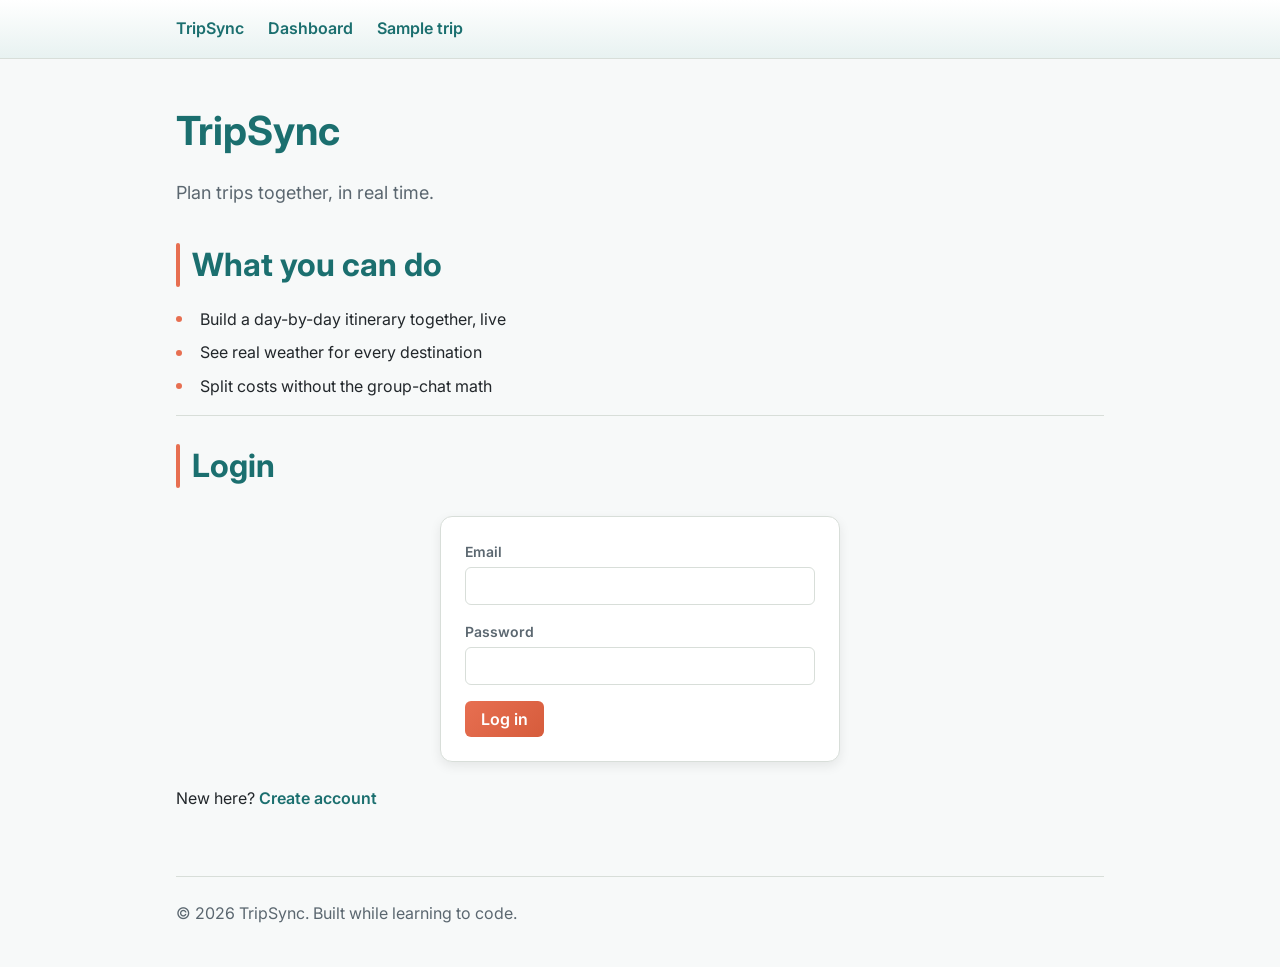
<file: index.html>
<!DOCTYPE html>
<html lang="en">

<head>
    <meta charset="UTF-8">
    <meta name="viewport" content="width=device-width, initial-scale=1.0">
    <link rel="preconnect" href="https://fonts.googleapis.com">
    <link rel="preconnect" href="https://fonts.gstatic.com" crossorigin>
    <link href="https://fonts.googleapis.com/css2?family=Inter:wght@400;600;700&display=swap" rel="stylesheet">
    <link rel="stylesheet" href="css/style.css">
    <title>TripSync</title>
</head>

<body>

    <header>
        <input type="checkbox" id="menu-toggle" class="menu-toggle">
        <label for="menu-toggle" class="hamburger" aria-label="Toggle menu">
            <span></span>
            <span></span>
            <span></span>
        </label>
        <nav>
            <a href="index.html">TripSync</a>
            <a href="dashboard.html">Dashboard</a>
            <a href="trip.html">Sample trip</a>
        </nav>
    </header>

    <main>
        <!-- Brand Section -->
        <h1>TripSync</h1>
        <p>Plan trips together, in real time.</p>

        <h2>What you can do</h2>
        <ul class="dot-list">
            <li>Build a day-by-day itinerary together, live</li>
            <li>See real weather for every destination</li>
            <li>Split costs without the group-chat math</li>
        </ul>

        <hr>

        <!-- Login Section -->
        <h2>Login</h2>
        <form class="auth-form">
            <label for="email">Email</label>
            <input type="email" id="email" name="email" autocomplete="email">


            <label for="password">Password</label>
            <input type="password" id="password" name="password" autocomplete="current-password">


            <button type="submit">Log in</button>
        </form>

        <p>New here? <a href="signup.html">Create account</a></p>
    </main>

    <footer>
        <hr>
        <p>&copy; 2026 TripSync. Built while learning to code.</p>
    </footer>

</body>

</html>
</file>
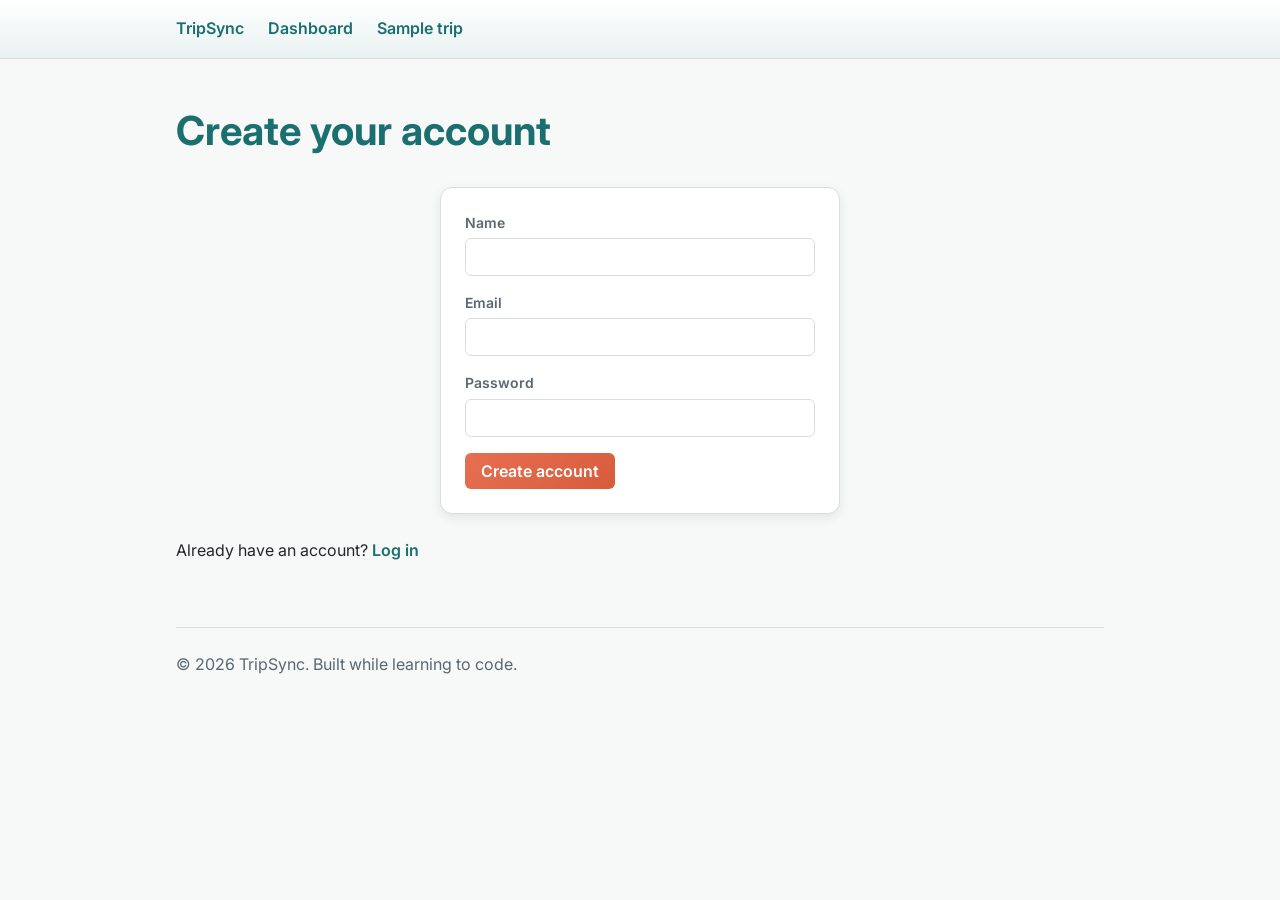
<file: signup.html>
<!DOCTYPE html>
<html lang="en">

<head>
    <meta charset="UTF-8">
    <meta name="viewport" content="width=device-width, initial-scale=1.0">
    <link rel="preconnect" href="https://fonts.googleapis.com">
    <link rel="preconnect" href="https://fonts.gstatic.com" crossorigin>
    <link href="https://fonts.googleapis.com/css2?family=Inter:wght@400;600;700&display=swap" rel="stylesheet">
    <link rel="stylesheet" href="css/style.css">
    <title>TripSync - Sign up</title>
</head>

<body>

    <header>
        <input type="checkbox" id="menu-toggle" class="menu-toggle">
        <label for="menu-toggle" class="hamburger" aria-label="Toggle menu">
            <span></span>
            <span></span>
            <span></span>
        </label>
        <nav>
            <a href="index.html">TripSync</a>
            <a href="dashboard.html">Dashboard</a>
            <a href="trip.html">Sample trip</a>
        </nav>
    </header>

    <main>
        <h1>Create your account</h1>
        <form class="auth-form">
            <label for="name">Name</label>
            <input type="text" id="name" name="name" autocomplete="name">


            <label for="email">Email</label>
            <input type="email" id="email" name="email" autocomplete="email">


            <label for="password">Password</label>
            <input type="password" id="password" name="password" autocomplete="new-password">


            <button type="submit">Create account</button>
        </form>

        <p>Already have an account? <a href="index.html">Log in</a></p>
    </main>

    <footer>
        <hr>
        <p>&copy; 2026 TripSync. Built while learning to code.</p>
    </footer>

</body>

</html>
</file>
<file: css/style.css>
:root {
    --color-primary: #1B6F6F;
    --color-primary-tint: #E8F2F1;
    --color-accent: #E76F51;
    --color-accent-dark: #D65C3C;
    --color-text: #22272B;
    --color-text-muted: #5B6770;
    --color-bg: #F7F9F9;
    --color-border: #D8DED9;
    --color-surface: #FFFFFF;
    --shadow-card: 0 4px 12px rgba(0, 0, 0, 0.08);
    --shadow-card-hover: 0 6px 16px rgba(0, 0, 0, 0.12);
}

* {
    margin: 0;
    padding: 0;
    box-sizing: border-box;
}

body {
    font-family: "Inter", Arial, Helvetica, sans-serif;
    line-height: 1.6;
    color: var(--color-text);
    background-color: var(--color-bg);
}

header {
    position: sticky;
    top: 0;
    z-index: 10;
    background: linear-gradient(to bottom, var(--color-surface), var(--color-primary-tint));
    border-bottom: 1px solid var(--color-border);
    padding: 1rem 0;
}

header nav {
    max-width: 960px;
    margin: 0 auto;
    padding: 0 1rem;
}

main {
    max-width: 960px;
    margin: 0 auto;
    padding: 2.5rem 1rem 3rem;
}

footer {
    max-width: 960px;
    margin: 0 auto;
    padding: 0 1rem 2.5rem;
    color: var(--color-text-muted);
    font-size: 0.875rem;
}

footer p {
    margin-bottom: 0;
}

nav {
    display: flex;
    align-items: center;
    gap: 1.5rem;
}

.menu-toggle {
    display: none;
}

.hamburger {
    display: none;
    flex-direction: column;
    gap: 5px;
    position: absolute;
    top: 1rem;
    right: 1rem;
    cursor: pointer;
}

.hamburger span {
    display: block;
    width: 26px;
    height: 3px;
    background-color: var(--color-primary);
    border-radius: 2px;
    transition: transform 0.2s ease, opacity 0.2s ease;
}

.menu-toggle:checked~.hamburger span:nth-child(1) {
    transform: translateY(8px) rotate(45deg);
}

.menu-toggle:checked~.hamburger span:nth-child(2) {
    opacity: 0;
}

.menu-toggle:checked~.hamburger span:nth-child(3) {
    transform: translateY(-8px) rotate(-45deg);
}

img {
    max-width: 100%;
    height: auto;
}

figure {
    margin-bottom: 1.5rem;
}

figure img {
    display: block;
    width: 100%;
    border-radius: 8px;
}

figcaption {
    font-size: 0.875rem;
    color: var(--color-text-muted);
    margin-top: 0.5rem;
}

h1 {
    font-size: 2.5rem;
    font-weight: 700;
    color: var(--color-primary);
    margin-bottom: 1rem;
}

h1+p {
    color: var(--color-text-muted);
    font-size: 1.125rem;
    margin-bottom: 2rem;
}

h2 {
    font-size: 2rem;
    font-weight: 700;
    color: var(--color-primary);
    margin-bottom: 1rem;
    position: relative;
    padding-left: 1rem;
}

h2::before {
    content: "";
    position: absolute;
    left: 0;
    top: 0.25rem;
    bottom: 0.25rem;
    width: 4px;
    background-color: var(--color-accent);
    border-radius: 2px;
}

h3 {
    font-size: 1.5rem;
    font-weight: 600;
    margin-bottom: 0.5rem;
}

p {
    font-size: 1rem;
    margin-bottom: 1rem;
}

a {
    color: var(--color-primary);
    font-weight: 600;
    text-decoration: none;
}

a:hover,
a:focus {
    text-decoration: underline;
}

button {
    background: linear-gradient(135deg, var(--color-accent), var(--color-accent-dark));
    color: #FFFFFF;
    font-family: inherit;
    font-size: 1rem;
    font-weight: 600;
    border: none;
    border-radius: 6px;
    padding: 0.5rem 1rem;
    cursor: pointer;
    transition: background 0.2s ease, transform 0.1s ease;
}

button:hover {
    background: linear-gradient(135deg, var(--color-accent-dark), var(--color-accent));
}

button:active {
    background: var(--color-accent-dark);
    transform: scale(0.97);
}

button:focus {
    outline: 3px solid var(--color-primary);
    outline-offset: 2px;
}

ul {
    list-style: none;
    margin-bottom: 1rem;
}

li {
    margin-bottom: 0.5rem;
}

li:last-child {
    margin-bottom: 0;
}

.dot-list li {
    position: relative;
    padding-left: 1.5rem;
}

.dot-list li::before {
    content: "";
    position: absolute;
    left: 0;
    top: 0.6em;
    width: 6px;
    height: 6px;
    border-radius: 50%;
    background-color: var(--color-accent);
}

dl {
    display: grid;
    grid-template-rows: auto auto;
    grid-auto-flow: column;
    justify-content: start;
    gap: 0 2.5rem;
    margin-bottom: 1.5rem;
}

dt {
    font-weight: 600;
    color: var(--color-text-muted);
    font-size: 0.875rem;
}

dd {
    margin-bottom: 0;
}

section {
    margin-bottom: 2.5rem;
}

section[id] {
    scroll-margin-top: 5rem;
}

article {
    margin-bottom: 1.5rem;
}

hr {
    border: none;
    border-top: 1px solid var(--color-border);
    margin-bottom: 1.5rem;
}

table {
    width: 100%;
    border-collapse: collapse;
}

th,
td {
    padding: 0.5rem 0.75rem;
    text-align: left;
}

thead {
    border-bottom: 2px solid var(--color-border);
}

.section-nav {
    padding-bottom: 1rem;
    border-bottom: 1px solid var(--color-border);
    margin-bottom: 2.5rem;
}

.itinerary-board {
    display: grid;
    grid-template-columns: repeat(auto-fit, minmax(280px, 1fr));
    gap: 1.5rem;
    margin-bottom: 1.5rem;
}

.day-column h3 {
    font-size: 1.125rem;
    padding-bottom: 0.5rem;
    border-bottom: 1px solid var(--color-border);
    margin-bottom: 0.75rem;
}

.trip-card,
.day-column,
.auth-form {
    background-color: var(--color-surface);
    border: 1px solid var(--color-border);
    border-radius: 12px;
    box-shadow: var(--shadow-card);
    animation: fade-in-up 0.4s ease both;
}

.trip-card,
.day-column {
    padding: 1rem;
    transition: transform 0.2s ease, box-shadow 0.2s ease, border-color 0.2s ease;
}

.trip-card:hover,
.day-column:hover {
    transform: translateY(-2px);
    box-shadow: var(--shadow-card-hover);
    border-color: var(--color-primary);
}

.trip-card figure {
    margin-bottom: 0;
}

.trip-card a {
    display: block;
}

.trip-card img {
    aspect-ratio: 8 / 5;
    object-fit: cover;
}

.trip-card figcaption {
    font-weight: 600;
    color: var(--color-primary);
    margin-top: 0.75rem;
}

.trip-card a,
.trip-card a:hover,
.trip-card a:focus {
    text-decoration: none;
}

.trip-card p {
    font-size: 0.875rem;
    color: var(--color-text-muted);
    margin-bottom: 0;
}

.auth-form {
    padding: 1.5rem;
    max-width: 400px;
    margin: 1.5rem auto;
}

.trip-list .trip-card,
.itinerary-board .day-column {
    margin-bottom: 0;
}

.trip-list {
    display: flex;
    flex-wrap: wrap;
    gap: 1.5rem;
    margin-bottom: 1.5rem;
}

.trip-list .trip-card {
    flex: 1 1 280px;
}

.activity-list li {
    display: flex;
    gap: 1rem;
    margin-bottom: 0.75rem;
}

.activity-time {
    flex: 0 0 80px;
    font-weight: 600;
    color: var(--color-primary);
}

.activity-desc {
    flex: 1;
}

.chat-log p {
    background-color: var(--color-surface);
    border: 1px solid var(--color-border);
    border-radius: 12px;
    padding: 0.75rem 1rem;
    margin-bottom: 0.75rem;
}

.chat-log strong {
    color: var(--color-primary);
}

label {
    display: block;
    margin-bottom: 0.25rem;
    font-size: 0.875rem;
    color: var(--color-text-muted);
    font-weight: 600;
}

input {
    display: block;
    width: 100%;
    padding: 0.5rem 0.75rem;
    margin-bottom: 1rem;
    border: 1px solid var(--color-border);
    border-radius: 6px;
    font-size: 1rem;
    font-family: inherit;
    transition: border-color 0.2s ease, box-shadow 0.2s ease;
}

input:focus {
    outline: none;
    border-color: var(--color-primary);
    box-shadow: 0 0 0 3px rgba(27, 111, 111, 0.15);
}

tbody tr:nth-child(even) {
    background-color: var(--color-primary-tint);
}

.table-scroll {
    overflow-x: auto;
}

@keyframes fade-in-up {
    from {
        opacity: 0;
        transform: translateY(8px);
    }

    to {
        opacity: 1;
        transform: translateY(0);
    }
}

@media (max-width: 640px) {
    header {
        padding: 0.75rem 0;
        min-height: 3.5rem;
    }

    .menu-toggle {
        display: block;
        position: absolute;
        opacity: 0;
        width: 1px;
        height: 1px;
    }

    .hamburger {
        display: flex;
        top: 50%;
        transform: translateY(-50%);
    }

    .menu-toggle:focus-visible~.hamburger {
        outline: 3px solid var(--color-primary);
        outline-offset: 4px;
    }

    header nav {
        display: none;
        flex-direction: column;
        align-items: stretch;
        position: absolute;
        top: 100%;
        left: 0;
        right: 0;
        background-color: var(--color-surface);
        border-bottom: 1px solid var(--color-border);
        padding: 0.5rem 1rem;
    }

    header nav a {
        padding: 0.6rem 0;
    }

    .table-scroll table {
        min-width: 420px;
    }

    .menu-toggle:checked~nav {
        display: flex;
    }

    .section-nav {
        flex-wrap: wrap;
        gap: 0.75rem 1.25rem;
    }

    dl {
        grid-auto-flow: row;
        grid-template-rows: none;
        gap: 0;
    }

    dd {
        margin-bottom: 0.75rem;
    }

    h1 {
        font-size: 2rem;
    }

    h2 {
        font-size: 1.5rem;
    }
}
</file>
